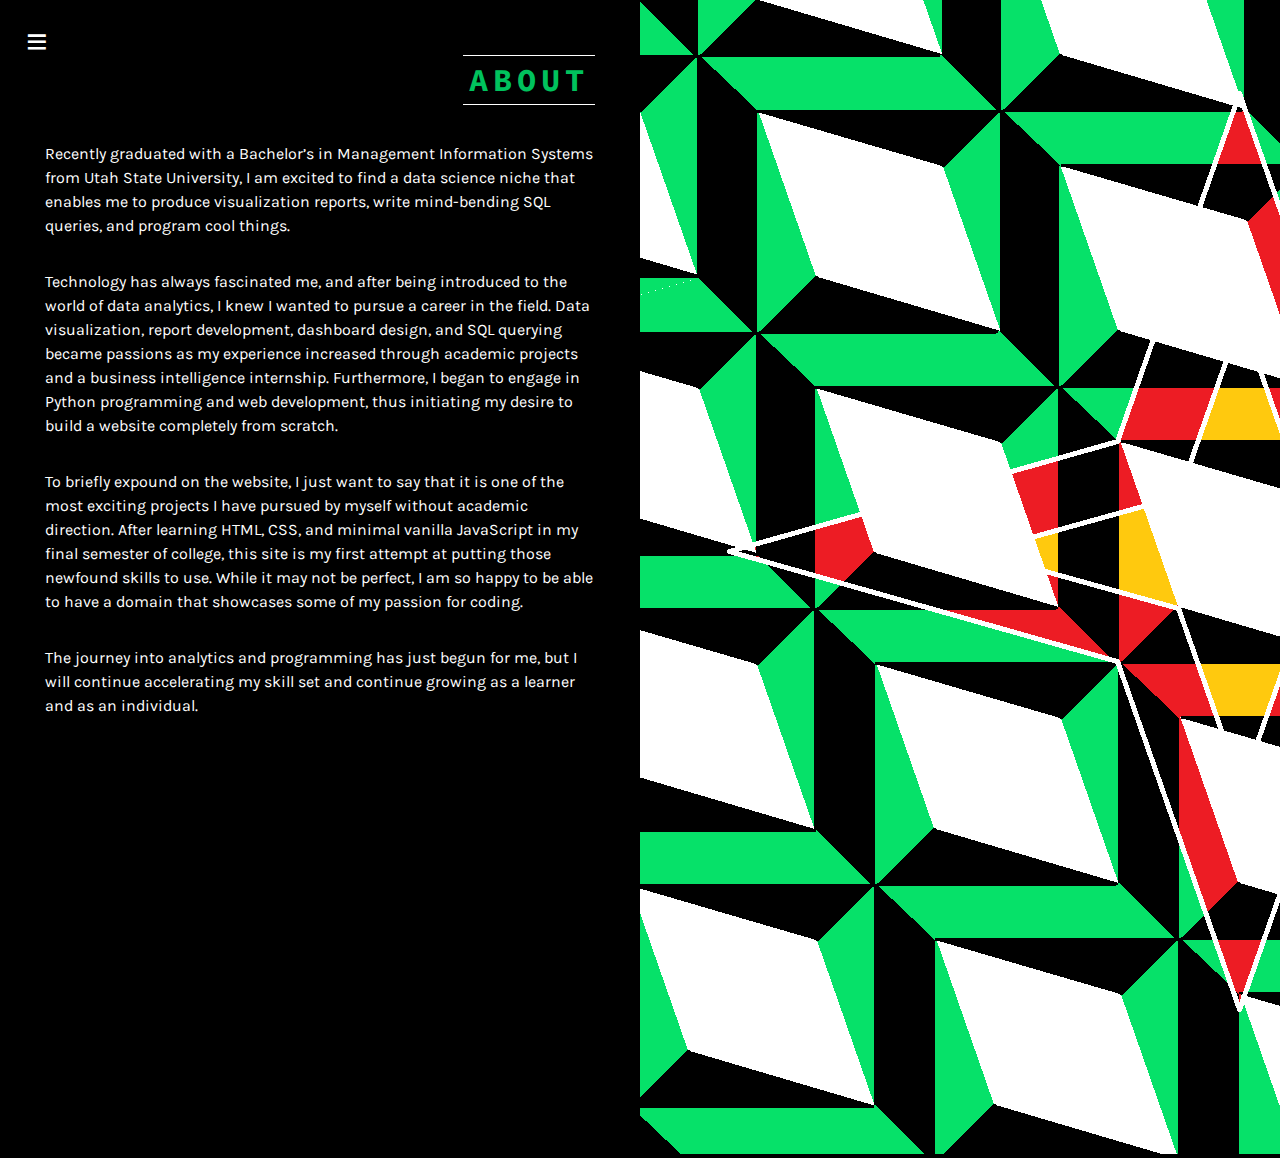
<file: about.html>
<!DOCTYPE html>
<html>
<head>
	<meta name="viewport" content="width=device-width, initial-scale=1">
	<link href="https://fonts.googleapis.com/css?family=Source+Code+Pro|Karla&display=swap" rel="stylesheet">
	<link rel="icon" href="favicon.png">
	<link href="master.css" rel="stylesheet" type="text/css">
	<script type="text/javascript" src="master.js"></script>
	<script type="text/javascript" src="about.js"></script>
	<title>About</title>
	<style>
		body  {
			background-color: #000;
		}

		h1.about {
			display: inline-block;
			color: #00c25d;
			font-family: "Source Code Pro";
			font-size: 2em;
			padding: 4px 6px 4px 6px;
			margin-top: 55px;
			margin-right: 45px;
			border-top: 1px solid #fff;
			border-bottom: 1px solid #fff;
			letter-spacing: 5px;
			float: right;
		}

		.gridContainer {
			display: grid;
			grid-template-columns: 50% 50%;
		}

		.gridSection1 p {
			display: inline-block;
			color: #fff;
			font-family: "Karla";
			font-size: 1em;
			font-weight: 400;
			margin-left: 45px;
			margin-right: 45px;
			line-height: 1.5;
		}

		.gridSection2 {
			display: inline-block;
			overflow: hidden;
		}
	</style>
</head>
<body onload="typing()">
	<header>
		<div id="sidebar" class="sidebar">
			<a href="javascript:void(0)" class="close" onclick="closeSidebar()">×</a>
			<a href="index.html">HOME</a>
			<a href="projects.html">PROJECTS</a>
			<a href="cv.html">CV</a>
			<a href="contact.html">CONTACT</a>
		</div>
		<div class="menuButton">
			<button class="open" onclick="openSidebar()">&#8801;</button>
		</div>
	</header>
	<main>
		<div class="gridContainer">
			<div class="gridSection1">
				<h1 id="about" class="about"></h1>
				<p>Recently graduated with a Bachelor’s in Management Information Systems from Utah State University, I am excited to find a data science niche that enables me to produce visualization reports, write mind-bending SQL queries, and program cool things.</p>
				<p>Technology has always fascinated me, and after being introduced to the world of data analytics, I knew I wanted to pursue a career in the field. Data visualization, report development, dashboard design, and SQL querying became passions as my experience increased through academic projects and a business intelligence internship. Furthermore, I began to engage in Python programming and web development, thus initiating my desire to build a website completely from scratch.</p>
				<p>To briefly expound on the website, I just want to say that it is one of the most exciting projects I have pursued by myself without academic direction. After learning HTML, CSS, and minimal vanilla JavaScript in my final semester of college, this site is my first attempt at putting those newfound skills to use. While it may not be perfect, I am so happy to be able to have a domain that showcases some of my passion for coding.</p>
				<p>The journey into analytics and programming has just begun for me, but I will continue accelerating my skill set and continue growing as a learner and as an individual.</p>
			</div>
			<div class="gridSection2">
				<img src="about_image.png">
			</div>
		</div>
	</main>
</body>
</html>
</file>
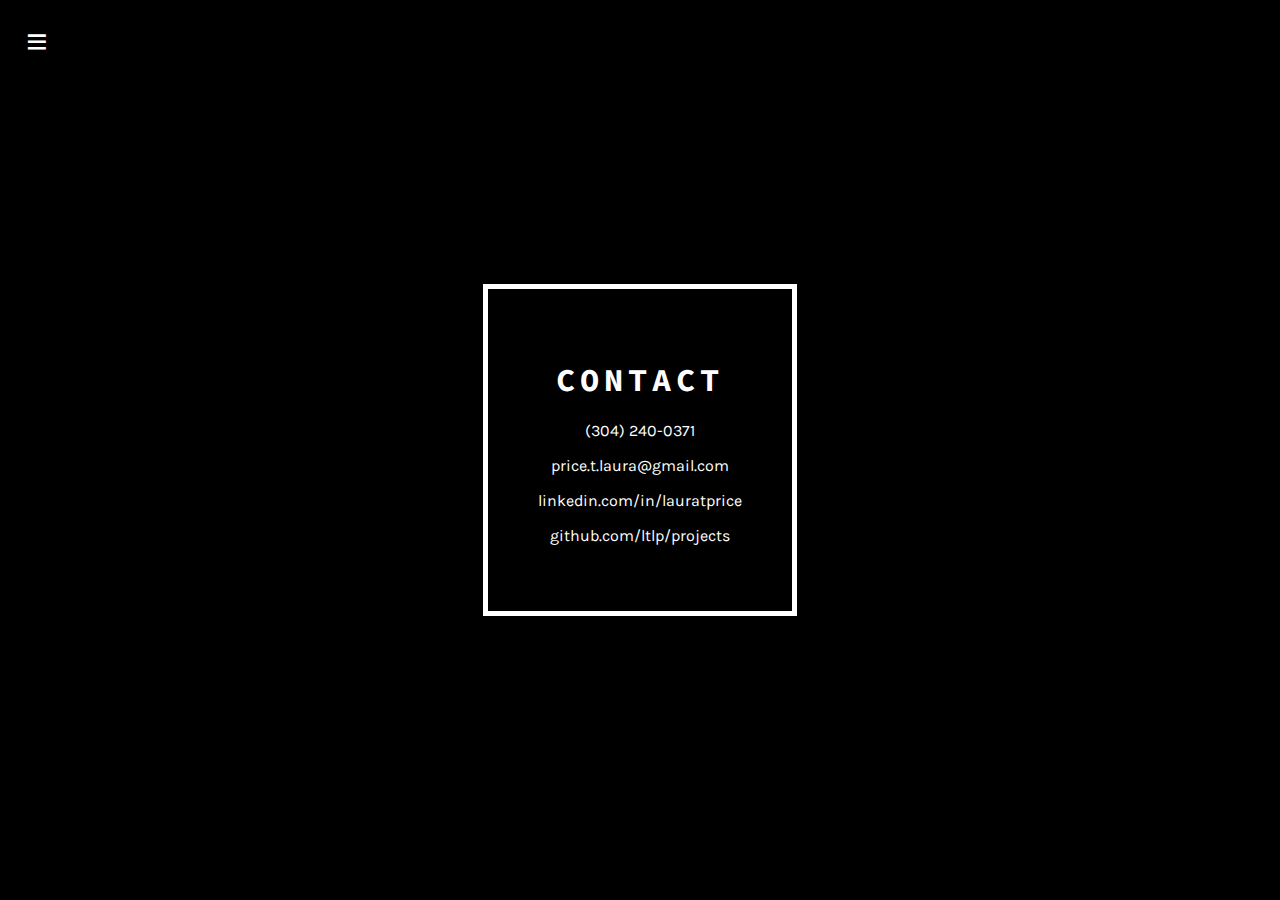
<file: contact.html>
<!DOCTYPE html>
<html>
<head>
	<meta name="viewport" content="width=device-width, initial-scale=1">
	<link href="https://fonts.googleapis.com/css?family=Source+Code+Pro|Karla&display=swap" rel="stylesheet">
	<link rel="icon" href="favicon.png">
	<link href="master.css" rel="stylesheet" type="text/css">
	<script type="text/javascript" src="master.js"></script>
	<script type="text/javascript" src="contact.js"></script>
	<title>Contact</title>
	<style>
		body {
			background-color: #000;
		}

		main {
		  height: 100%;
		  width: 100%;
		  display: flex;
		  text-align: center;
		  position: fixed;
		  align-items: center;
		  justify-content: center;
		  z-index: -1;
		}

		h1.contact {
			color: #fff;
			font-family: "Source Code Pro";
			font-size: 2em;
			letter-spacing: 5px;
		}

		.contactInfo {
			background-color: #000;
			border: 5px solid #fff;
			padding: 50px;
		}

		.contactInfo p {
			color: #fff;
			font-family: "Karla";
			font-size: 1em;
		}

		.contactInfo a {
			color: #fff;
			text-decoration: none;
		}

		.contactInfo a:visited {
			color: #fff;
		}

		.contactInfo a:hover {
			color: #00c25d;
		}
	</style>
</head>
<body onload="typing()">
	<header>
		<div id="sidebar" class="sidebar">
			<a href="javascript:void(0)" class="close" onclick="closeSidebar()">×</a>
			<a href="index.html">HOME</a>
			<a href="about.html">ABOUT</a>
			<a href="projects.html">PROJECTS</a>
			<a href="cv.html">CV</a>
		</div>
		<div class="menuButton">
			<button class="open" onclick="openSidebar()">&#8801;</button>
		</div>
	</header>
	<main>
		<div class="contactInfo">
			<h1 id="contact" class="contact"></h1>
			<p>(304) 240-0371</p>
			<p>price.t.laura@gmail.com</p>
			<p><a href="https://www.linkedin.com/in/lauratprice/">linkedin.com/in/lauratprice</a></p>
			<p><a href="https://github.com/ltlp/projects">github.com/ltlp/projects</a></p>
		</div>
	</main>
</body>
</html>
</file>
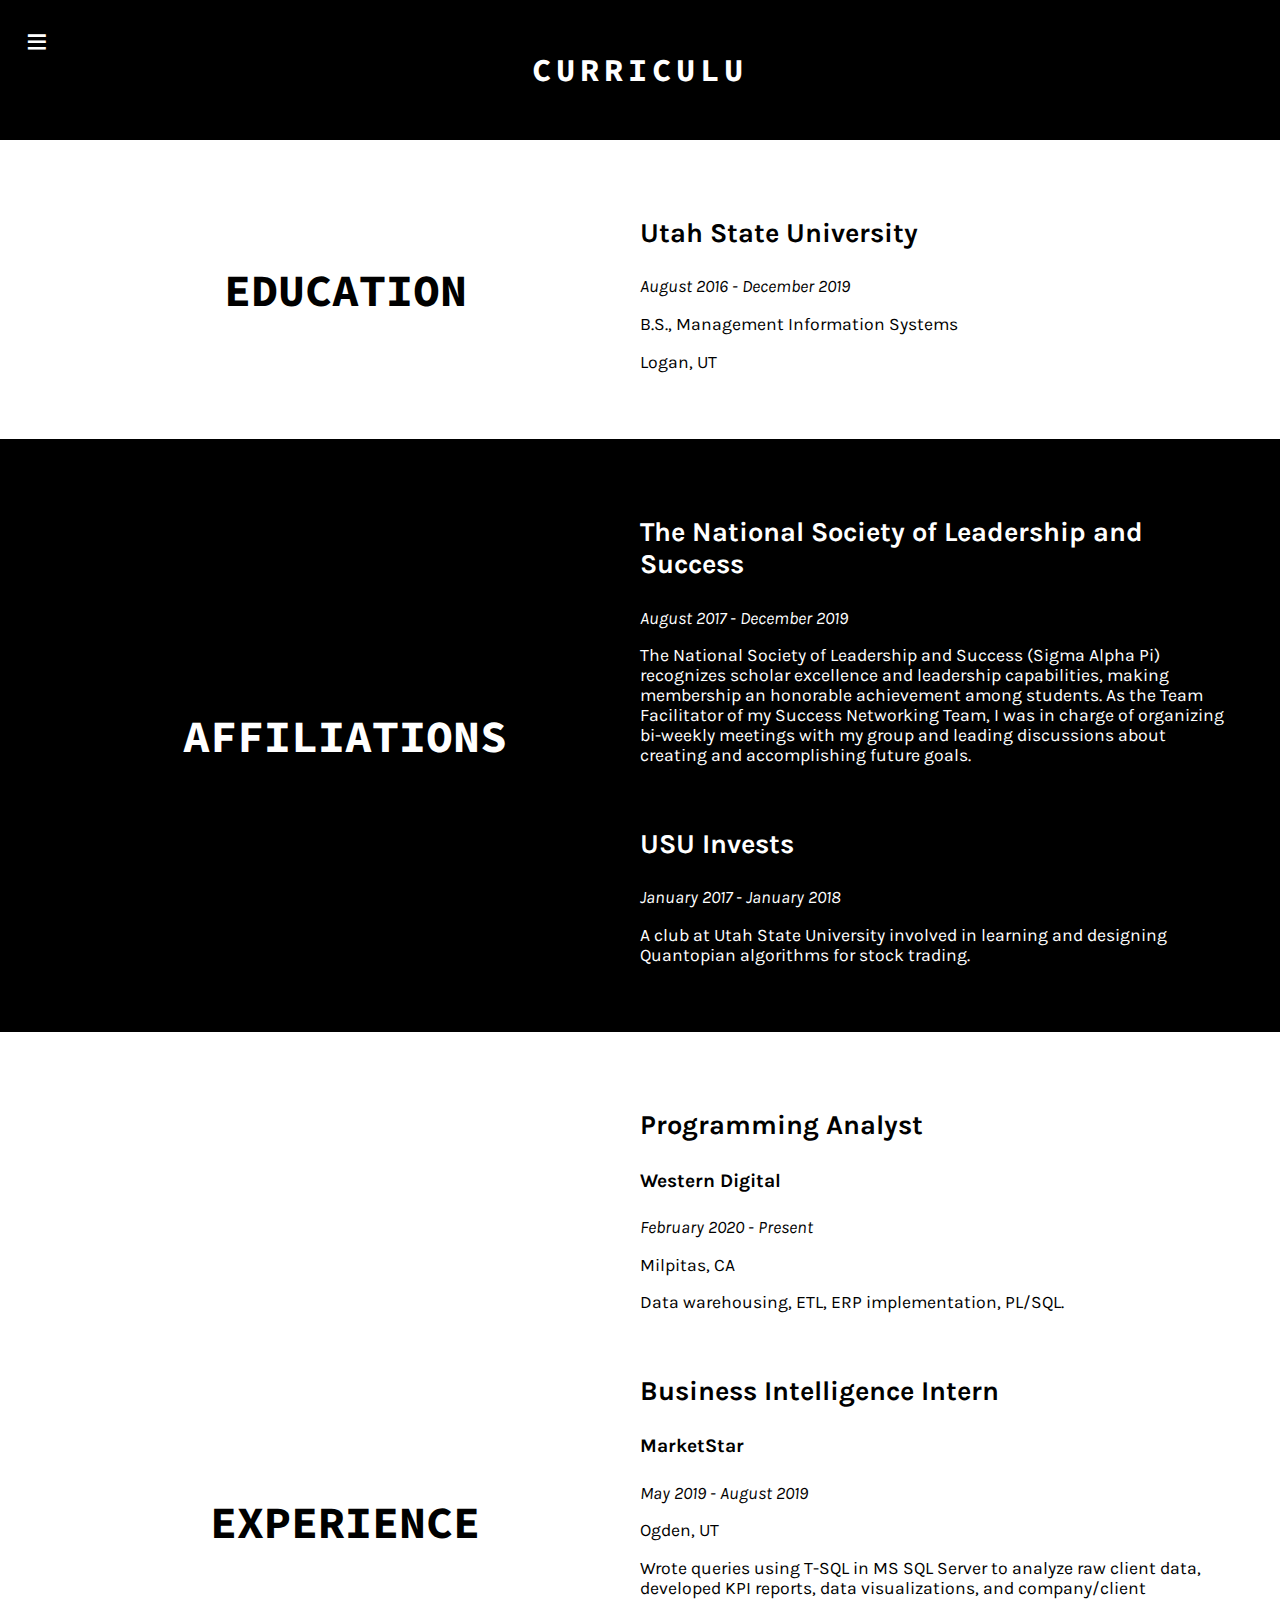
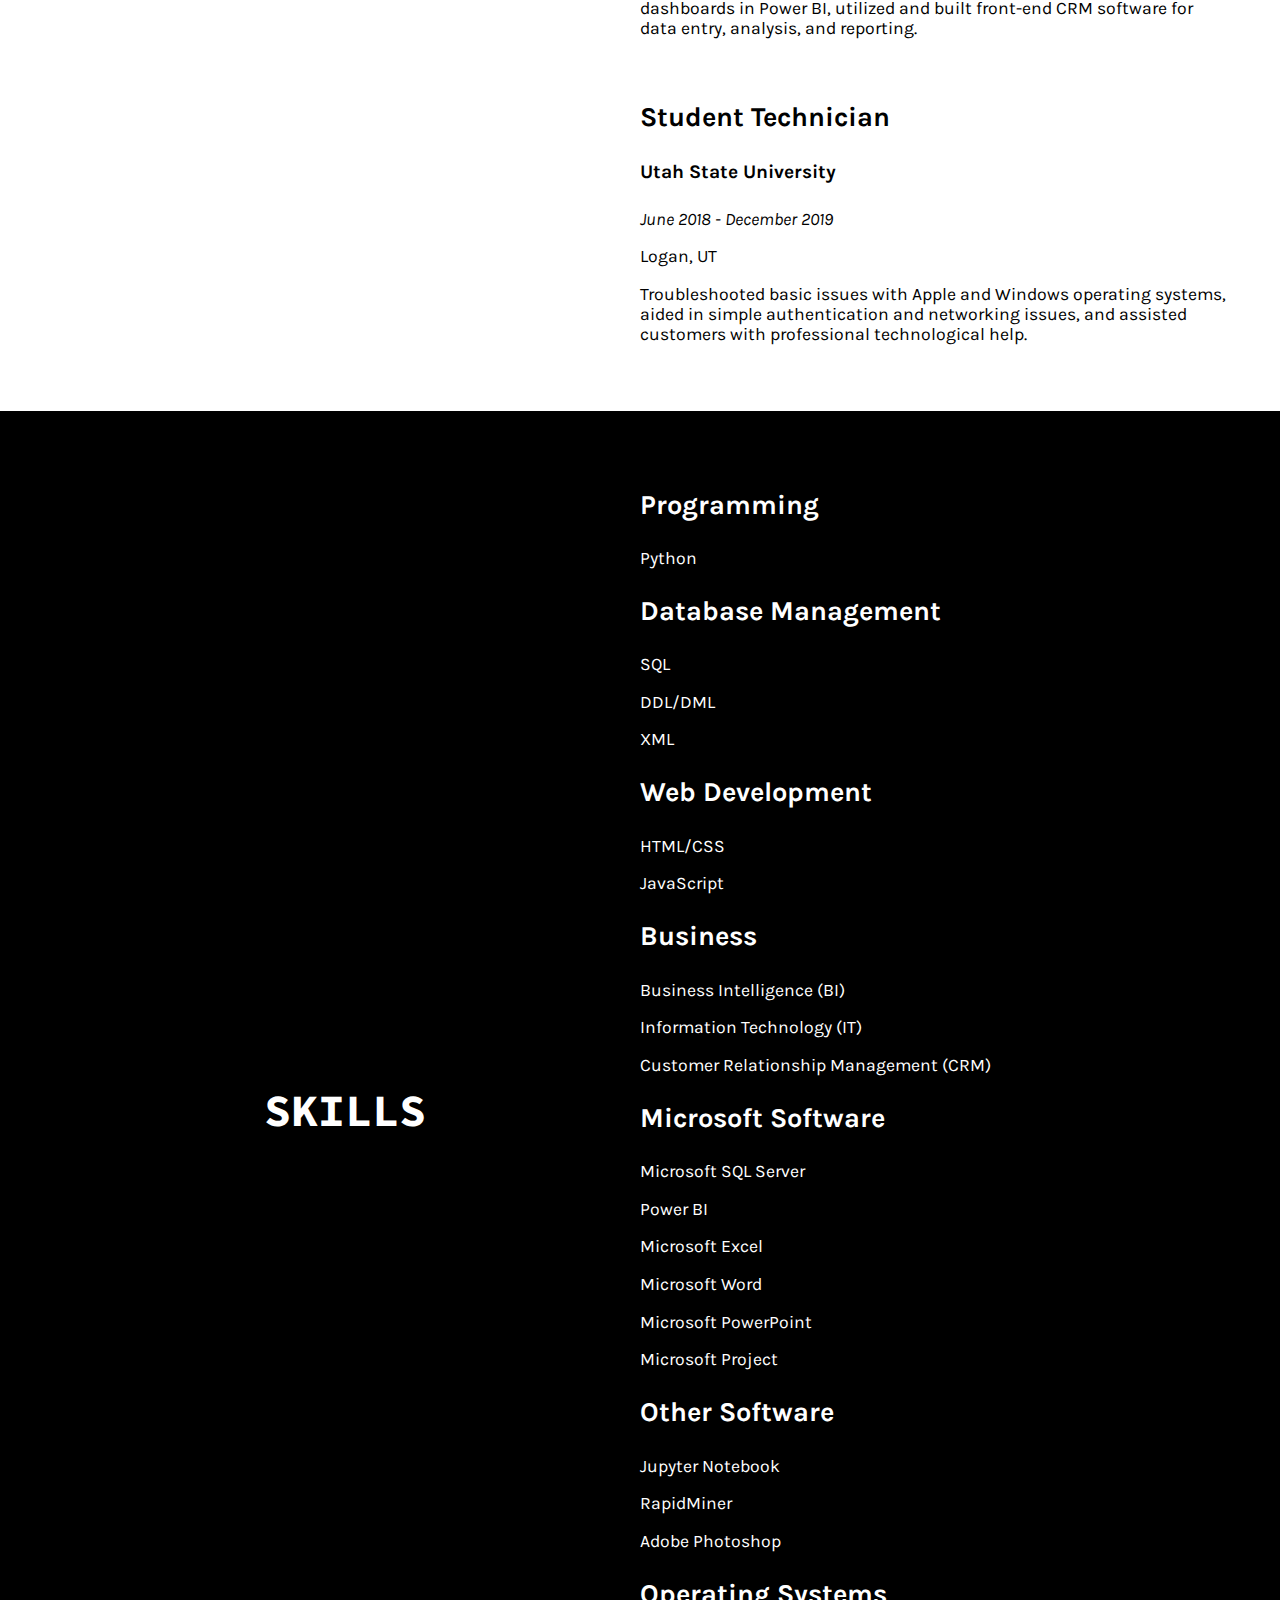
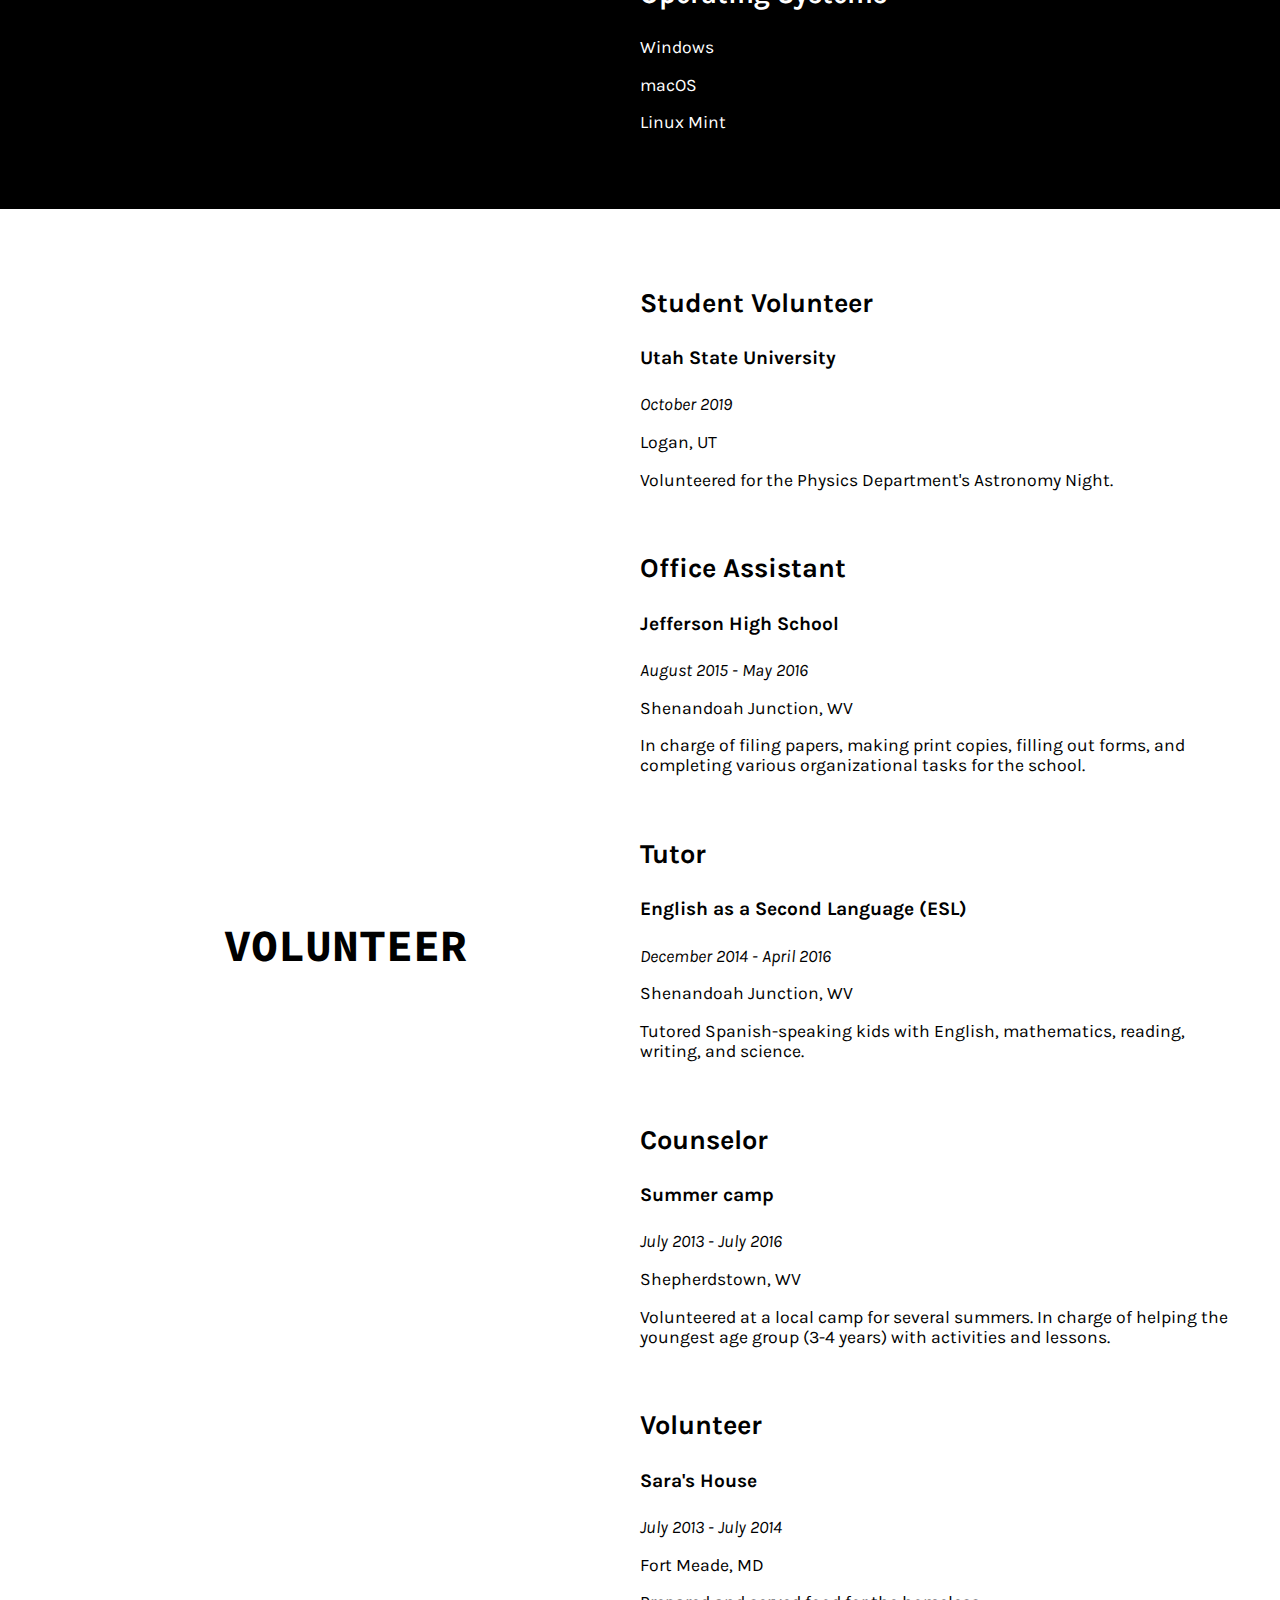
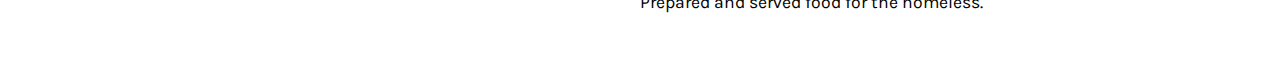
<file: cv.html>
<!DOCTYPE html>
<html>
<head>
	<meta name="viewport" content="width=device-width, initial-scale=1">
	<link href="https://fonts.googleapis.com/css?family=Source+Code+Pro|Karla&display=swap" rel="stylesheet">
	<link rel="icon" href="favicon.png">
	<link href="master.css" rel="stylesheet" type="text/css">
	<script type="text/javascript" src="master.js"></script>
	<script type="text/javascript" src="cv.js"></script>
	<title>CV</title>
	<style>
		h1.cv {
			color: #fff;
			background-color: #000;
			font-family: "Source Code Pro";
			font-size: 2em;
			text-align: center;
			letter-spacing: 5px;
			margin: 0px;
			padding: 50px;
		}

		h2 {
			font-family: "Source Code Pro";
			font-size: 2.8em;
			text-align: center;
		}

		h3 {
			font-family: "Karla";
			font-size: 1.7em;
		}

		h4 {
			font-family: "Karla";
			font-size: 1.2em;
		}

		p {
			font-family: "Karla";
			font-size: 1.1em;
		}

		.section1, .section2 {
			align-self: center;
		}

		.education, .experience, .volunteer {
			display: grid;
			grid-template-columns: 50% 50%;
			color: #000;
			background-color: #fff;
			margin: 0px;
			padding: 50px;
		}

		.affiliation, .skills {
			display: grid;
			grid-template-columns: 50% 50%;
			color: #fff;
			background-color: #000;
			margin: 0px;
			padding: 50px;
		}
	</style>
</head>
<body onload="typing()">
	<header>
		<div id="sidebar" class="sidebar">
			<a href="javascript:void(0)" class="close" onclick="closeSidebar()">×</a>
			<a href="index.html">HOME</a>
			<a href="about.html">ABOUT</a>
			<a href="projects.html">PROJECTS</a>
			<a href="contact.html">CONTACT</a>
		</div>
		<div class="menuButton">
			<button class="open" onclick="openSidebar()">&#8801;</button>
		</div>
	</header>
	<main>
		<div class="title">
			<h1 id="cv" class="cv"></h1>
		</div>	
		<div class="education">
			<div class="section1">
				<h2>EDUCATION</h2>
			</div>
			<div class="section2">
				<h3>Utah State University</h3>
				<p><i>August 2016 - December 2019</i></p>
				<p>B.S., Management Information Systems</p>
				<p>Logan, UT</p>
			</div>
		</div>	
		<div class="affiliation">
			<div class="section1">
				<h2>AFFILIATIONS</h2>
			</div>
			<div class="section2">
				<h3>The National Society of Leadership and Success</h3>
				<p><i>August 2017 - December 2019</i></p>
				<p>The National Society of Leadership and Success (Sigma Alpha Pi) recognizes scholar excellence and leadership capabilities, making membership an honorable achievement among students. As the Team Facilitator of my Success Networking Team, I was in charge of organizing bi-weekly meetings with my group and leading discussions about creating and accomplishing future goals.</p>
				<br>
				<h3>USU Invests</h3>
				<p><i>January 2017 - January 2018</i></p>
				<p>A club at Utah State University involved in learning and designing Quantopian algorithms for stock trading.</p>
			</div>
		</div>
		<div class="experience">
			<div class="section1">
				<h2>EXPERIENCE</h2>
			</div>
			<div class="section2">
				<h3>Programming Analyst</h3>
				<h4>Western Digital</h4>
				<p><i>February 2020 - Present</i></p>
				<p>Milpitas, CA</p>
				<p>Data warehousing, ETL, ERP implementation, PL/SQL.</p>
				<br>
				<h3>Business Intelligence Intern</h3>
				<h4>MarketStar</h4>
				<p><i>May 2019 - August 2019</i>
				<p>Ogden, UT</p>
				<p>Wrote queries using T-SQL in MS SQL Server to analyze raw client data, developed KPI reports, data visualizations, and company/client dashboards in Power BI, utilized and built front-end CRM software for data entry, analysis, and reporting.</p>
				<br>
				<h3>Student Technician</h3>
				<h4>Utah State University</h4>
				<p><i>June 2018 - December 2019</i></p>
				<p>Logan, UT</p>
				<p>Troubleshooted basic issues with Apple and Windows operating systems, aided in simple authentication and networking issues, and assisted customers with professional technological help.</p>
			</div>
		</div>
		<div class="skills">
			<div class="section1">
				<h2>SKILLS</h2>
			</div>
			<div class="section2">
				<h3>Programming</h3>
				<p>Python</p>
				<h3>Database Management</h3>
				<p>SQL</p>
				<p>DDL/DML</p>
				<p>XML</p>
				<h3>Web Development</h3>
				<p>HTML/CSS</p>
				<p>JavaScript</p>
				<h3>Business</h3>
				<p>Business Intelligence (BI)</p>
				<p>Information Technology (IT)</p>
				<p>Customer Relationship Management (CRM)</p>
				<h3>Microsoft Software</h3>
				<p>Microsoft SQL Server</p>
				<p>Power BI</p>
				<p>Microsoft Excel</p>
				<p>Microsoft Word</p>
				<p>Microsoft PowerPoint</p>
				<p>Microsoft Project</p>
				<h3>Other Software</h3>
				<p>Jupyter Notebook</p>
				<p>RapidMiner</p>
				<p>Adobe Photoshop</p>
				<h3>Operating Systems</h3>
				<p>Windows</p>
				<p>macOS</p>
				<p>Linux Mint</p>
				<h3></h3>
			</div>
		</div>
		<div class="volunteer">
			<div class="section1">
				<h2>VOLUNTEER</h2>
			</div>
			<div class="section2">
				<h3>Student Volunteer</h3>
				<h4>Utah State University</h4>
				<p><i>October 2019</i></p>
				<p>Logan, UT</p>
				<p>Volunteered for the Physics Department's Astronomy Night.</p>
				<br>
				<h3>Office Assistant</h3>
				<h4>Jefferson High School</h4>
				<p><i>August 2015 - May 2016</i></p>
				<p>Shenandoah Junction, WV</p>
				<p>In charge of filing papers, making print copies, filling out forms, and completing various organizational tasks for the school.</p>
				<br>
				<h3>Tutor</h3>
				<h4>English as a Second Language (ESL)</h4>
				<p><i>December 2014 - April 2016</i></p>
				<p>Shenandoah Junction, WV</p>
				<p>Tutored Spanish-speaking kids with English, mathematics, reading, writing, and science.</p>
				<br>
				<h3>Counselor</h3>
				<h4>Summer camp</h4>
				<p><i>July 2013 - July 2016</i></p>
				<p>Shepherdstown, WV</p>
				<p>Volunteered at a local camp for several summers. In charge of helping the youngest age group (3-4 years) with activities and lessons.</p>
				<br>
				<h3>Volunteer</h3>
				<h4>Sara's House</h4>
				<p><i>July 2013 - July 2014</i></p>
				<p>Fort Meade, MD</p>
				<p>Prepared and served food for the homeless.</p>				
			</div>
		</div>
	</main>
</body>
</html>
</file>
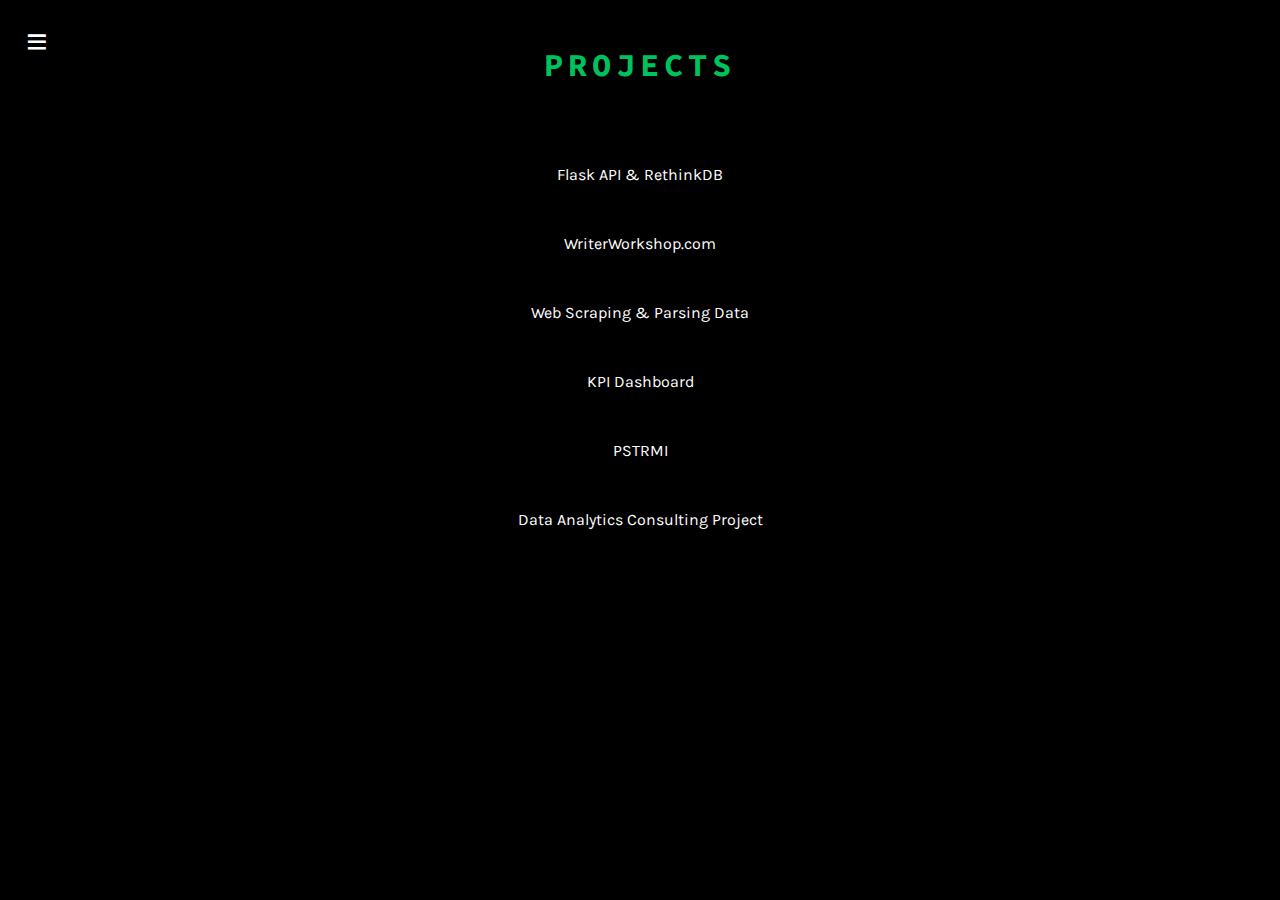
<file: projects.html>
<!DOCTYPE html>
<html>
<head>
	<meta name="viewport" content="width=device-width, initial-scale=1">
	<link href="https://fonts.googleapis.com/css?family=Source+Code+Pro|Karla&display=swap" rel="stylesheet">
	<link rel="icon" href="favicon.png">
	<link href="master.css" rel="stylesheet" type="text/css">
	<script type="text/javascript" src="master.js"></script>
	<script type="text/javascript" src="projects.js"></script>
	<title>Projects</title>
		<style>
		body {
			background-color: #000;
		}

		h1.projects {
			color: #00c25d;
			font-family: "Source Code Pro";
			font-size: 2em;
			margin-top: 45px;
			margin-bottom: 0px;
			text-align: center;
			letter-spacing: 5px;
		}

		.gridContainer {
			display: grid;
			grid-template-columns: auto;
			grid-row-gap: 10px;
			margin-top: 60px;
			justify-content: center;
		}

		.gridContainer button {
			color: #fff;
			background-color: #000;
			border: none;
			font-family: "Karla";
			font-size: 1em;
			padding: 20px 15px;
			cursor: pointer;
		}

		.gridContainer button:hover {
			color: #000;
			background-color: #fff;
			font-weight: 700;
			border-radius: 5px;
		}

		#main {
			transition: margin-right 0.5s;
		}
	</style>
</head>
<body onload="typing()">
	<header>
		<div id="sidebar" class="sidebar">
			<a href="javascript:void(0)" class="close" onclick="closeSidebar()">×</a>
			<a href="index.html">HOME</a>
			<a href="about.html">ABOUT</a>
			<a href="cv.html">CV</a>
			<a href="contact.html">CONTACT</a>
		</div>
		<div class="menuButton">
			<button class="open" onclick="openSidebar()">&#8801;</button>
		</div>
	</header>
	<main id="main">
		<h1 id="projects" class="projects"></h1>
		<div class="allButtons">
			<div class="gridContainer">
				<button onclick="openFlaskInfo();closeWriterInfo();closeWebInfo();closeKpiInfo();closePstrmiInfo();closeDataInfo()">Flask API & RethinkDB</button>
				<button onclick="openWriterInfo();closeFlaskInfo();closeWebInfo();closeKpiInfo();closePstrmiInfo();closeDataInfo()">WriterWorkshop.com</button>
				<button onclick="openWebInfo();closeFlaskInfo();closeWriterInfo();closeKpiInfo();closePstrmiInfo();closeDataInfo()">Web Scraping & Parsing Data</button>
				<button onclick="openKpiInfo();closeFlaskInfo();closeWriterInfo();closeWebInfo();closePstrmiInfo();closeDataInfo()">KPI Dashboard</button>
				<button onclick="openPstrmiInfo();closeFlaskInfo();closeWriterInfo();closeWebInfo();closeKpiInfo();closeDataInfo()">PSTRMI</button>
				<button onclick="openDataInfo();closeFlaskInfo();closeWriterInfo();closeWebInfo();closeKpiInfo();closePstrmiInfo()">Data Analytics Consulting Project</button>
			</div>
		</div>
		<div class="projectInfo">
			<div id="flaskInfo" class="projectInfo">
				<h3>Flask API & RethinkDB</h3>
				<h4><b>Date:</b> October - December 2019</h4>
				<h4><b>Emphasis:</b> Data Acquisition, Data Persistence, Data API Programming</h4>
				<h4><b>Description:</b> Directed through my Systems and Analytics Programming course, this independent project was an exploration into data acquisition, data persistence, data value, data exposure, and API programming using Python.</h4>
				<h4><b>Source Code:</b><a href="https://github.com/ltlp/projects/tree/master/Flask%20API%20%26%20RethinkDB"> View</a></h4>
				<h5><b>REPORT</b></h5>
				<h6><b>Data Acquisition</b></h6>
				<p>The data I chose to collect is from <a href="https://www.mountainproject.com/data">REI's Mountain Project Data API</a>. Mountain Project (MP) is an online application dedicated to helping rock climbers find climbing routes, mark routes they have climbed, and find climbing partners. As an avid climber, I utilize MP pretty frequently and decided to use it as my data source.</p>
				<p>The data is in JSON format. The Python script allows the user to input latitude, longitude, maxDistance (specifies mile radius), and maxResults (specifies how many routes to return). I used two test inputs to pull a total of 1000 routes from MP. The private key was generated under one of my accounts.</p>
				<p>Additionally, here are the fields:</p>
				<ul>
					<li><b>id:</b> route ID</li>
					<li><b>name:</b> name of the route</li>
					<li><b>type:</b> type of climbing (i.e. sport, boulder, trad)</li>
					<li><b>rating:</b> route difficulty</li>
					<li><b>stars:</b> climber rating of the route</li>
					<li><b>starVotes:</b> how many people rated the route</li>	
					<li><b>pitches:</b> number of pitches on the route</li>
					<li><b>location:</b> where the route is</li>
				</ul>
				<br>
				<h6><b>Data Persistence</b></h6>
				<p>The database I used is RethinkDB. It is hosted locally.</p>
				<p>I chose RethinkDB because of its straightforward setup and its specialization with hosting JSON data, which is the data type returned from my Python script in the data acquisition section. I chose to host the server locally because of the ease and compatibility with my current level of skills.</p>
				<p><i>Note:</i> The server is named “applesauce”.</p>
				<p>To view RethinkDB in the browser, type <span>localhost:8080</span> in the URL bar.</p>
				<br>
				<h6><b>Data Value</b></h6>
				<p>I did not use a Python script to add value to the data. Instead, the data was converted from a .JSON file to a .CSV file via an <a href="http://www.convertcsv.com/json-to-csv.htm">online converter</a>. Following this process, I uploaded the data to Power BI and made all data value changes from there.</p>
				<p>The column labeled “url” was changed to <i>Data Category: Web URL</i> so I could include it as a hyperlink in the visual report. The columns “imgSqSmall”, “imgSmall”, “imgSmallMed”, and “imgMedium” were changed to <i>Data Category: Image URL</i> for the same reason as the “url” column change.</p>
				<p>The column “starVotes” was changed in the visual report (but not in the backend) to “Number of Votes” for better clarity.</p>
				<p>All other value was emphasized through the visual report. The visual report is a <a href="https://drive.google.com/file/d/1Pwwwb6ZnIKb3ape7A2XbBN0XAO7BFbyo/view?usp=sharing">Power BI dashboard</a> highlighting the data.</p>
				<br>
				<h6><b>Data Exposure</b></h6>
				<p>Flask was used as the data API. The API does not allow for users to do anything but view the data originally collected from the data acquisition section.</p>
				<p>To view the Flask API and receive the URL address for the data, type this in the browser: <span>http://127.0.0.1:5001/</span></p>
			</div>
			<div id="writerInfo" class="projectInfo">
				<h3>WriterWorkshop.com</h3>
				<h4><b>Date:</b> September - December 2019</h4>
				<h4><b>Emphasis:</b> Web Development with HTML / CSS / JS</h4>
				<h4><b>Description:</b> This group project was conducted through my Designing Graphical User Interfaces for Electronic Commerce course. It was a semester-long production emphasizing user interface design, HTML structuring, CSS implementation, and JavaScript development.</h4>
				<h4><b>Source Code:</b><a href="https://github.com/ltlp/projects/tree/master/WriterWorkshop.com"> View</a></h4>
				<h5><b>OVERVIEW</b></h5>
				<h6><b>WriterWorkshop.com</b></h6>
				<p>The web application we designed is called WriterWorkshop.com. This website enables users to post their creative writing on a forum and receive feedback from other writers. It provides writers with a resource they can utilize to better their original pieces.</p>
				<br>
				<h6><b>Objectives</b></h6>
				<p>The project objective is altruism. Below are three ways this will be accomplished:</p>
				<p><b><i>Give writers a platform for sharing and receiving constructive feedback.</i></b><br>
				Users can post their comments and suggestions to other writers’ submitted work. This will aid in writing development and improvement, as the web application aims to create a platform that gives users a space to freely express their thoughts on other people’s writing. Users will depend on honest and genuine answers from a community of writers and editors.</p>
				<p><b><i>Host a healthy environment for writers to communicate with other writers in a general forum.</i></b><br>
				For users who don’t want to post something but want to brainstorm or start a conversation, there is a general forum that allows writers to collaborate and discuss ideas. The goal is to create a web application that users can trust in order to bring their thoughts to light.</p>
				<p><b><i>Provide a free, open resource.</i></b><br>
				The altruistic approach of this web application is rooted in the fact that this is free for all users. By providing a no-pay forum that is open to the community, it allows everyone to share their writing and ideas without money being a concern.</p>
				<br>
				<h6><b>Webpages</b></h6>
				<p>There is a master CSS file [master.css] that dictates a consistent style among every page.</p>
				<ul>
					<li><b>About Us</b> - This page provides some background information regarding the creation and reputation of WriterWorkshop.com. It includes a brief history of the web application’s development, as well as user reviews and contact information.</li>
					<li><b>Forgot Password</b> - This page offers the user the option to reset his/her password.</li>
					<li><b>Forum</b> - This page hosts user discussions involving all things writing. It contains user-generated topics and conversations and allows the community to interact with one another.</li>
					<li><b>Forum Submission</b> - This page allows the user to create a new forum post.</li>
					<li><b>Homepage</b> - This page is the introductory face of the site. It gives the user a brief synopsis of how to get started as well as provides previews of user content.</li>
					<li><b>Login</b> - This page allows a user to either sign in or create an account.</li>
					<li><b>New Works</b> - This page gives users the ability to submit a new work to the site.</li>
					<li><b>Post History</b> - This page lists all of a user’s posts to the site.</li>
					<li><b>User Profile (My Account)</b> - This page details the user’s profile and lists stats specific to the site. There are some graphic visualizations as well.</li>
					<li><b>User Submission</b> - This page highlights an example of a user submission. It provides basic functionality for nominating if a comment is credible (helpful) or not, as well as a place to enter one’s own comment(s).</li>
					<li><b>Works</b> - This page lists all works that were posted on the site. These can be filtered down so users can find exactly what they are looking for.</li>
				</ul>
			</div>
			<div id="webInfo" class="projectInfo">
				<h3>Web Scraping & Parsing Data</h3>
				<h4><b>Date:</b> September - October 2019</h4>
				<h4><b>Emphasis:</b> Web Scraping, Data Parsing</h4>
				<h4><b>Description:</b> For my machine learning class, this project required an independent reproduction of the professor’s research project. Using the Pandas, BeautifulSoup, and requests libraries, index files were scraped from the <a href="https://www.sec.gov/">sec.gov</a> website and then converted into CSV files so the user could download specific 10-K forms.</h4>
				<h4><b>Source Code:</b><a href="https://github.com/ltlp/projects/tree/master/Web%20Scraping%20%26%20Parsing%20Data"> View</a></h4>
			</div>
			<div id="kpiInfo" class="projectInfo">
				<h3>KPI Dashboard</h3>
				<h4><b>Date:</b> May - August 2019</h4>
				<h4><b>Emphasis:</b> Business Intelligence (BI), Report Development, Database Administration</h4>
				<h4><b>Description:</b> The highlight of my BI internship, this project required building front-end CRM software for data entry and SQL queries. On top of that, a corporate-distributed KPI dashboard was designed using Power BI to outline employee attrition, company cost-savings per team, manager ratings, and time spent on client projects.</h4>
				<p>*Note: All data and the dashboard are protected by MarketStar.</p>
			</div>
			<div id="pstrmiInfo" class="projectInfo">
				<h3>PSTRMI</h3>
				<h4><b>Date:</b> January - April 2019</h4>
				<h4><b>Emphasis:</b> Project Management, Database Administration, Application Development</h4>
				<h4><b>Description:</b> This project was created with a small team for Steiny’s Family Sports Bar and Grill in Logan, UT. Designed to track, organize, and view inventory levels, PSTRMI (Programmable System for Tracking and Recording Modifications to Inventory) is a desktop application developed with Visual Basic and Microsoft SQL Server.</h4>
				<h4><b>Full Report:</b><a href="https://drive.google.com/file/d/1NofnfAgiPfHXWypMK5O84zjeBycT144W/view?usp=sharing"> View</a></h4>
				<h5><b>SYSTEM REQUEST</b></h5>
				<h6><b>Goal Statement</b></h6>
				<p>By April 18, 2019, JLI will deliver an inventory tracking
				desktop application for Steiny’s Family Sports Grill that
				can help reduce inventory input error and/or
				calculation error by 25% at little or no cost to the
				client.</p>
				<br>
				<h6><b>Business Needs</b></h6>
				<p>Due to the fact that the current inventory system is out of date and disorganized, with
				very limited information/data being generated, Steiny’s needs a new inventory tracking
				system. Inventory orders are placed with mistakes and ingredients run out before the
				next inventory order due to errors made by employees when they are “just looking for
				what is low.” A reconciliation between what is purchased and what has actually been
				used is not available (i.e. no idea how much free food is given away). Also, there are no
				alerts when an ingredient is low (i.e. down to one package).</p>
				<br>
				<h6><b>Business Requirements</b></h6>
				<ul>
					<li>Show current level of inventory.</li>
					<li>Notify manager when items are running low.</li>
					<li>Update ingredient levels based on menu items sold.</li>
				</ul>
				<br>
				<h6><b>Business Value</b></h6>
				<p>The inventory tracking system will help Steiny’s reduce inventory error by 25%, which will
				increase accuracy and efficiency. The system will also reduce costs in the form of
				wasted and/or expired inventory (food). Customer satisfaction will increase due to an
				organized inventory. The company will save $280/month in free/voided/stolen food
				purchases (20% of a monthly average total of $1400) as well as save $150 in wasted
				food (calculated from JJ’s estimate).</p>
				<br>
				<h6><b>Special Issues</b></h6>
				<p>Possible issues could include compatibility issues that result from off-menu or custom
				orders and user error when data is inputted into the inventory system.</p>
			</div>
			<div id="dataInfo" class="projectInfo">
				<h3>Data Analytics Consulting Project</h3>
				<h4><b>Date:</b> August - December 2017</h4>
				<h4><b>Emphasis:</b> Big Data Analytics, Data Modeling, Business Intelligence (BI)</h4>
				<h4><b>Description:</b> This project required working with a small group to address business issues regarding advertising, hiring, and company costs using data analysis techniques. The project emphasized the use of data programs such as RapidMiner and Microsoft SQL Server to run various analyses in order to provide data-centric recommendations for a client.</h4>
				<h4><b>Full Report:</b><a href="https://drive.google.com/open?id=1u8c3ooRCh06wv9d3XxFfhV7a6tsznp32"> View</a></h4>
				<h5><b>EXECUTIVE SUMMARY</b></h5>
				<p>This report is the result of a request from Atomyak to utilize their sales, customers,
				products, and employee data to produce data-centric recommendations on how they
				can increase their profits by changing how they conduct some aspects of their
				business.</p>
				<p>The first concern that Atomyak had us analyze with was their advertising targeting and
				messaging. Through a k-Means clustering analysis we were able to identify four
				customer sets and specific messages that we recommend Atomyak use to target their
				messaging and advertisement using their 25-million-dollar budget.</p>
				<p>The second issue we worked on was reducing the number of kayaks that needed to be
				sent to the in-house shop to add trims; a long process whose wait time frustrated and
				even deterred some customers from buying altogether. To solve this, we analyzed
				sales data using association rules in order to determine if there was a trim combination
				purchased often enough to justify making that combination a standard model for stores
				to have in stock. We found four combinations, described them, and explained how to
				market them to customers. We recommend that the shops should keep these preconfigured
				models in stock to cut back on the wait time for custom kayaks.</p>
				<p>The third inefficiency they noted was hiring, retaining, and promoting sales staff. We
				conducted a linear regression to find the 'BestEmployee' and 'PotentialHire' using
				MgrScore, SC Rank, HelpScore, and Lawsuit. From the model we were able to form two
				formulas (on a scale from 1 to 5) that Atomyak can use to determine who to hire,
				retain, and promote.</p>
				<p>Finally, Atomyak was concerned about the amount of money being spent on sending
				damaged kayaks through the diagnostics bay before being sent to their required
				service departments. Through a decision tree analysis, we determined three problems
				that could be predicted well enough through our model to financially justify skipping
				the diagnostics bay and instead sending them straight to their required service
				departments. We recommend running problems observed in the shop through our
				model and skipping the diagnostics bay if the model outputs a “reactor”, “electrical”, or
				“other” result.</p>
			</div>
		</div>
	</main>
</body>
</html>
</file>
<file: master.css>
body {
	height: 100%;
	margin: 0;
}

.open {
	color: #fff;
	font-size: 2.3em;
	background-color: #000;
	border: none;
	margin: 20px;
	cursor: pointer;
}

h1 {
	font-family: "Source Code Pro";
}

button:focus {
	outline: none;
}

button.open:hover {
	color: #00c25d;
}

.sidebar {
	background-color: #fff;
	font-family: "Source Code Pro";
	font-weight: 400;
	padding-top: 60px;
	height: 100%;
	width: 0;
	top: 0;
	left: 0;
	overflow-x: hidden;
	transition: 0.5s;
	position: fixed;
	z-index: 1;
}

.sidebar a {
	display: block;
	color: #000;
	font-size: 1.2em;
	text-decoration: none;
	padding: 8px 8px 8px 30px;
	transition: 0.3s;
}

.sidebar a:hover {
	color: #00c25d;
}

.sidebar .close {
	position: absolute;
	top: 0;
	right: 20px;
	margin-left: 50px;
	font-size: 40px;
}

.menuButton {
	height: 0px;
}

#menuButton {
	transition: margin-left 0.5s;
	padding: 16px;
}

.projectInfo {
	background-color: #fff;
	height: 100%;
	width: 0;
	top: 0;
	right: 0;
	overflow-x: hidden;
	transition: 0.5s;
	position: fixed;
	z-index: 1;
}

.projectInfo h3 {
	font-family: "Source Code Pro";
	font-size: 1.5em;
	margin-bottom: 35px;
	padding-left: 20px;
}

.projectInfo h4 {
	font-family: "Karla";
	font-size: 1em;
	font-weight: 400;
	line-height: 1.5;
	padding-left: 20px;
	padding-right: 20px;
}

.projectInfo h5 {
	color: #ee2524;
	font-family: "Source Code Pro";
	font-size: 1.2em;
	font-weight: 400;
	letter-spacing: 2px;
	margin-top: 35px;
	margin-bottom: 15px;
	padding-left: 20px;
	padding-right: 20px;
}

.projectInfo h6 {
	font-family: "Karla";
	font-size: 1em;
	font-weight: 400;
	margin-top: 0px;
	margin-bottom: 10px;
	padding-left: 20px;
	padding-right: 20px;
}		

.projectInfo h7 {
	font-family: "Karla";
	font-size: 1em;
	margin-bottom: 5px;
	padding-left: 20px;
	padding-right: 20px;
}

.projectInfo p {
	font-family: "Karla";
	line-height: 1.5;
	margin-top: 0px;
	padding-top: 0px;
	padding-left: 20px;
	padding-right: 20px;
}

.projectInfo ul {
	font-family: "Karla";
	line-height: 1.5;
	list-style: square;
	padding-left: 40px;
	padding-right: 20px;
}

.projectInfo a {
	color: #ee2524;
	text-decoration: none;
}

.projectInfo a:hover {
	color: #00c25d;
}

.projectInfo span {
	font-family: "Source Code Pro";
	font-size: 0.9em;
	font-weight: 700;
}

.projectInfo .close {
	color: #000;
	position: absolute;
	top: 0;
	right: 20px;
	margin-left: 50px;
	font-size: 40px;
	font-weight: 700;
}

::selection {
	color: #00c25d;
}

::-moz-selection {
	color: #00c25d;
}
</file>
